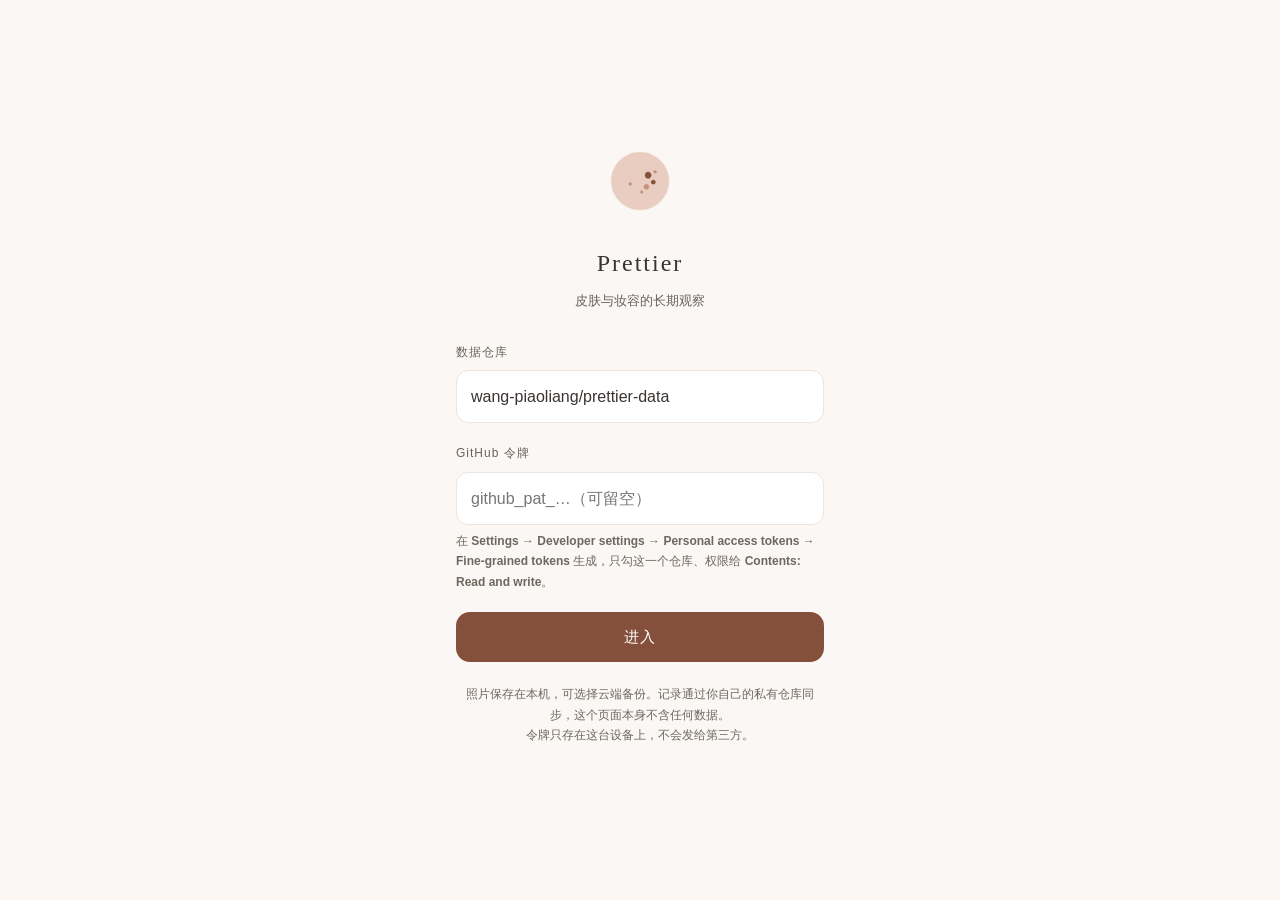
<file: index.html>
<!doctype html>
<html lang="zh-CN" data-theme="light">
<head>
  <meta charset="UTF-8" />
  <meta name="viewport" content="width=device-width, initial-scale=1, viewport-fit=cover" />
  <title>Prettier</title>
  <meta name="color-scheme" content="light dark" />
  <meta name="theme-color" content="#faf7f4" />
  <meta name="apple-mobile-web-app-capable" content="yes" />
  <meta name="apple-mobile-web-app-status-bar-style" content="default" />
  <meta name="apple-mobile-web-app-title" content="Prettier" />
  <link rel="manifest" href="manifest.webmanifest" />
  <link rel="apple-touch-icon" href="icons/apple-touch-icon.png" />
  <link rel="icon" href="icons/icon-192.png" />
  <link rel="stylesheet" href="assets/app.css?v=v91" />
</head>
<body>

  <!-- 口令页 -->
  <section class="gate" id="gate" hidden>
    <div class="logo">
      <img src="icons/icon-192.png" alt="" />
      <h2>Prettier</h2>
      <p class="muted" style="text-align:center;margin:0">皮肤与妆容的长期观察</p>
    </div>
    <form id="gateForm">
      <div class="field">
        <label>数据仓库</label>
        <input type="text" id="gateRepo" autocapitalize="off" autocorrect="off" spellcheck="false"
               placeholder="用户名/仓库名" />
      </div>
      <div class="field">
        <label>GitHub 令牌</label>
        <input type="password" id="gateToken" autocomplete="current-password"
               autocapitalize="off" autocorrect="off" spellcheck="false"
               placeholder="github_pat_…（可留空）" />
        <div class="tiny hint">
          在 <b>Settings → Developer settings → Personal access tokens →
          Fine-grained tokens</b> 生成，只勾这一个仓库、权限给
          <b>Contents: Read and write</b>。
        </div>
      </div>
      <button class="btn" id="gateBtn" type="submit">进入</button>
    </form>
    <p class="tiny" style="margin-top:22px;text-align:center">
      照片保存在本机，可选择云端备份。记录通过你自己的私有仓库同步，这个页面本身不含任何数据。<br />
      令牌只存在这台设备上，不会发给第三方。
    </p>
  </section>

  <!-- 应用 -->
  <div id="app" hidden>
    <header class="appbar">
      <span class="syncdot" id="syncDot"></span>
      <h1>Prettier</h1>
      <span class="spacer"></span>
      <!-- 右侧一律用同一种圆形图标按钮，大小间距一致，
           混着文字胶囊和字符按钮看起来就不像一个正经的标题栏 -->
      <button class="glyphbtn" id="refreshBtn" type="button" aria-label="刷新">↻</button>
      <button class="glyphbtn" id="trendBtn" type="button" aria-label="趋势">◔</button>
      <button class="glyphbtn" id="foldAllBtn" type="button" aria-label="收起全部">⌄</button>
      <button class="glyphbtn" id="settingsBtn" type="button" aria-label="设置">◎</button>
    </header>

    <div id="pending" hidden></div>

    <main>
      <section class="view active" id="view-timeline"></section>
      <section class="view" id="view-trend"></section>
      <section class="view" id="view-compose"></section>
      <section class="view" id="view-products"></section>
      <section class="view" id="view-mainlines"></section>
      <section class="view" id="view-settings"></section>
      <footer class="app-version" id="appVersion"></footer>
    </main>

    <nav class="tabbar">
      <button data-view="timeline" class="active" type="button">
        <span class="glyph">◷</span>时间线
      </button>
      <button data-view="compose" type="button">
        <span class="glyph">＋</span>记一条
      </button>
      <button data-view="mainlines" type="button">
        <span class="glyph">◈</span>主线
      </button>
      <button data-view="products" type="button">
        <span class="glyph">▤</span>产品
      </button>
    </nav>
  </div>

  <!-- 选图：capture 不写死，这样相册和相机都能选 -->
  <input type="file" id="fileInput" accept="image/*" multiple hidden />
  <!-- 拍产品：识别品牌和品名入库 -->
  <input type="file" id="prodInput" accept="image/*" multiple hidden />
  <!-- 给某一件产品补拍：不猜是哪件，直接补到它身上 -->
  <input type="file" id="prodShotInput" accept="image/*" multiple hidden />
  <!-- 病历、单据、成分表：原样存档，不走 AI 识别，也不要求填了 API Key -->
  <input type="file" id="docInput" accept="image/*" multiple hidden />

  <div id="lightbox" hidden>
    <button id="lbClose" type="button" aria-label="关闭">✕</button>
    <button id="lbPrev" type="button" aria-label="上一张">‹</button>
    <img id="lbImg" alt="" />
    <button id="lbNext" type="button" aria-label="下一张">›</button>
    <div id="lbCount"></div>
  </div>
  <div id="queue" hidden></div>
  <div id="toast" hidden></div>

  <script src="assets/version.js?v=v91"></script>
  <script src="assets/photo.js?v=v91"></script>
  <script src="assets/ai.js?v=v91"></script>
  <script src="assets/store.js?v=v91"></script>
  <script src="assets/photos.js?v=v91"></script>
  <script src="assets/compare.js?v=v91"></script>
  <script src="assets/app.js?v=v91"></script>
</body>
</html>
</file>
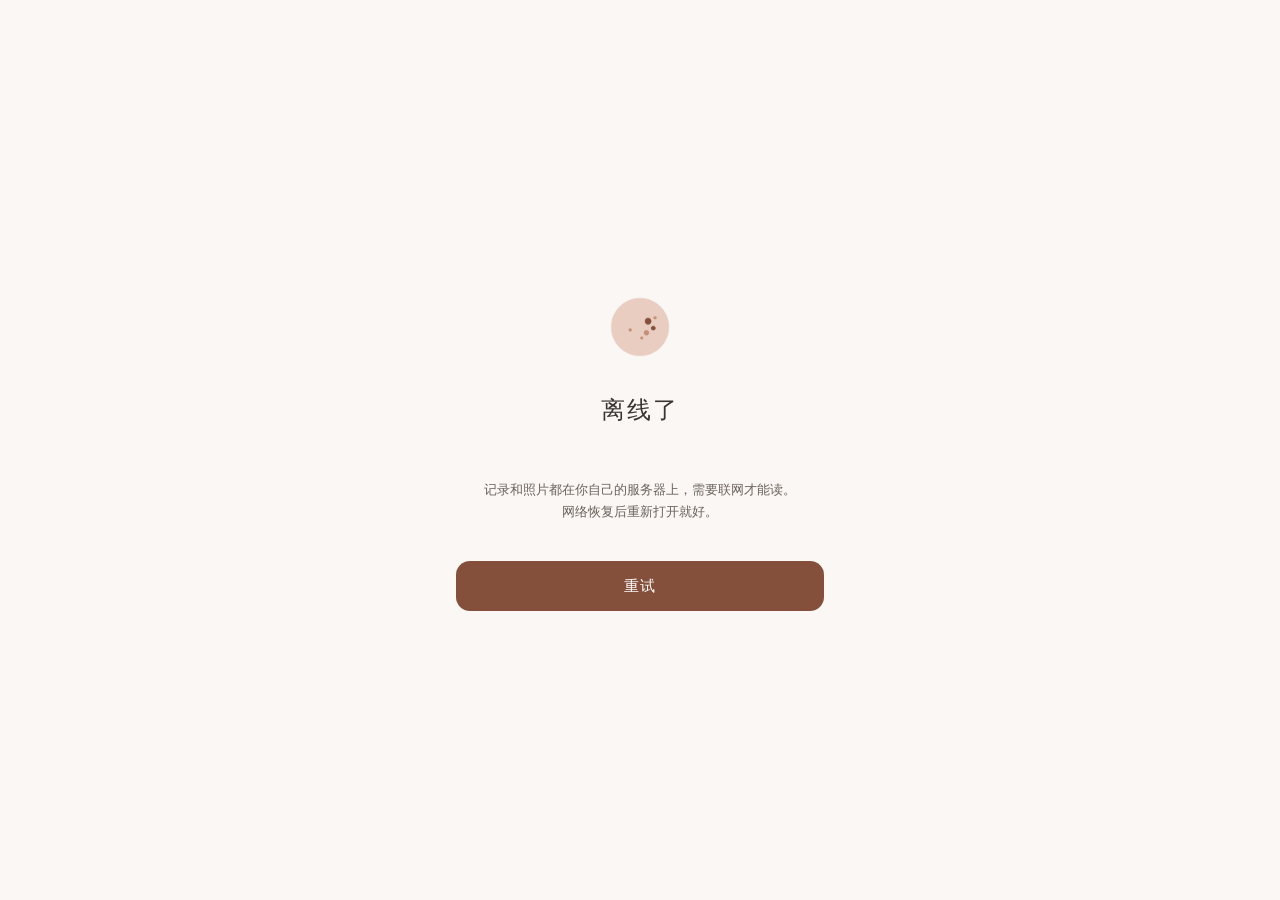
<file: offline.html>
<!doctype html>
<html lang="zh-CN" data-theme="light">
<head>
  <meta charset="UTF-8" />
  <meta name="viewport" content="width=device-width, initial-scale=1, viewport-fit=cover" />
  <title>prettier · 离线</title>
  <meta name="color-scheme" content="light dark" />
  <link rel="stylesheet" href="assets/app.css" />
</head>
<body>
  <div class="gate">
    <div class="logo">
      <img src="icons/icon-192.png" alt="" />
      <h2>离线了</h2>
    </div>
    <p class="muted" style="text-align:center">
      记录和照片都在你自己的服务器上，需要联网才能读。<br />
      网络恢复后重新打开就好。
    </p>
    <button class="btn" style="margin-top:24px" onclick="location.replace('./')">重试</button>
  </div>
</body>
</html>
</file>
<file: assets/app.css>
/* ============================================================
   prettier PWA · 样式
   配色沿用桌面版（skin-journal 那套暖米底 + 陶土色）。
   移动优先：底部标签栏，安全区留白，触摸目标 ≥44px。
   ============================================================ */

:root {
  color-scheme: light dark;

  --bg:         #faf7f4;
  --card:       #ffffff;
  --card-2:     #f6f1ec;
  --line:       #ece5df;
  --line-2:     #cfc4b9;

  --ink:        #3a3532;
  --ink-soft:   #6b625b;
  --ink-faint:  #6f675f;

  --accent:     #c4907a;
  --accent-ink: #85503b;
  --accent-bg:  #f3e3db;

  --good:       #3f6b3d;
  --good-bg:    #e9f2e8;
  --watch:      #8a6212;
  --watch-bg:   #f9f0dd;
  --focus:      #a03f2f;
  --focus-bg:   #f9e8e5;

  --shadow:     0 1px 2px rgba(58, 53, 50, 0.04);
  --shadow-lg:  0 12px 32px rgba(58, 53, 50, 0.10);

  --serif: "Songti SC", "Noto Serif SC", Georgia, serif;
  --sans:  -apple-system, BlinkMacSystemFont, "PingFang SC", "Segoe UI", sans-serif;

  --tabbar-h: 58px;
}

@media (prefers-color-scheme: dark) {
  :root[data-theme="auto"] {
    --bg: #1a1613;  --card: #241f1b;  --card-2: #2d2723;
    --line: #38302a; --line-2: #4a4038;
    --ink: #f0ebe5; --ink-soft: #a89e95; --ink-faint: #9d9289;
    --accent: #dda98f; --accent-ink: #e5b298; --accent-bg: #33251f;
    --good: #8fc98c; --good-bg: #1d2a1c;
    --watch: #e0b45f; --watch-bg: #2e2513;
    --focus: #e8988a; --focus-bg: #33201d;
    --shadow: 0 1px 2px rgba(0,0,0,.3); --shadow-lg: 0 12px 32px rgba(0,0,0,.45);
  }
}
:root[data-theme="dark"] {
  color-scheme: dark;
  --bg: #1a1613;  --card: #241f1b;  --card-2: #2d2723;
  --line: #38302a; --line-2: #4a4038;
  --ink: #f0ebe5; --ink-soft: #a89e95; --ink-faint: #9d9289;
  --accent: #dda98f; --accent-ink: #e5b298; --accent-bg: #33251f;
  --good: #8fc98c; --good-bg: #1d2a1c;
  --watch: #e0b45f; --watch-bg: #2e2513;
  --focus: #e8988a; --focus-bg: #33201d;
  --shadow: 0 1px 2px rgba(0,0,0,.3); --shadow-lg: 0 12px 32px rgba(0,0,0,.45);
}
:root[data-theme="light"] { color-scheme: light; }

/* 切换主题的那一帧关掉过渡：颜色走 CSS 变量，变量一变，
   正在跑的过渡会停在旧主题的值上不再更新。 */
:root.theme-switching *,
:root.theme-switching *::before,
:root.theme-switching *::after { transition: none !important; }

* { box-sizing: border-box; }

/* hidden 属性只靠浏览器默认样式生效，任何作者样式里的 display 都会架空它 */
[hidden] { display: none !important; }

html, body { height: 100%; }

body {
  margin: 0;
  background: var(--bg);
  color: var(--ink);
  font-family: var(--serif);
  line-height: 1.7;
  -webkit-font-smoothing: antialiased;
  -webkit-tap-highlight-color: transparent;
  overscroll-behavior-y: none;
}

button, input, select, textarea { font: inherit; color: inherit; }

/* ---------- 顶栏 ---------- */
.appbar {
  position: sticky;
  top: 0;
  z-index: 10;
  display: flex;
  align-items: center;
  gap: 10px;
  padding: calc(env(safe-area-inset-top) + 12px) 18px 12px;
  background: color-mix(in srgb, var(--bg) 92%, transparent);
  backdrop-filter: saturate(1.3) blur(10px);
  border-bottom: 1px solid var(--line);
}
.appbar h1 {
  margin: 0;
  font-size: 17px;
  font-weight: 500;
  letter-spacing: 3.5px;
  text-transform: uppercase;
  color: var(--accent-ink);
  font-family: var(--sans);
}
.appbar .spacer { flex: 1; }
.iconbtn {
  display: inline-flex;
  align-items: center;
  justify-content: center;
  min-width: 40px;
  height: 34px;
  padding: 0 12px;
  border: 1px solid var(--line);
  border-radius: 20px;
  background: var(--card);
  color: var(--ink-soft);
  font-family: var(--sans);
  font-size: 12px;
  cursor: pointer;
}
.iconbtn:active { background: var(--card-2); }

/* 同步状态 */
.syncdot {
  width: 7px; height: 7px; border-radius: 50%;
  background: var(--good); flex: 0 0 auto;
}
.syncdot.off  { background: var(--line-2); }
.syncdot.busy { background: var(--watch); animation: pulse 1s ease-in-out infinite; }
.syncdot.err  { background: var(--focus); }
@keyframes pulse { 50% { opacity: .3; } }

/* ---------- 主区 ---------- */
main {
  padding: 20px 18px calc(var(--tabbar-h) + env(safe-area-inset-bottom) + 28px);
  max-width: 720px;
  margin: 0 auto;
}
.view { display: none; }
.view.active { display: block; }

/* ---------- 底部标签栏 ---------- */
.tabbar {
  position: fixed;
  left: 0; right: 0; bottom: 0;
  z-index: 20;
  display: grid;
  grid-template-columns: repeat(4, 1fr);
  padding-bottom: env(safe-area-inset-bottom);
  background: color-mix(in srgb, var(--bg) 94%, transparent);
  backdrop-filter: saturate(1.3) blur(12px);
  border-top: 1px solid var(--line);
}
.tabbar button {
  height: var(--tabbar-h);
  border: none;
  background: none;
  color: var(--ink-faint);
  font-family: var(--sans);
  font-size: 11px;
  letter-spacing: .5px;
  cursor: pointer;
  display: flex;
  flex-direction: column;
  align-items: center;
  justify-content: center;
  gap: 3px;
}
.tabbar button .glyph { font-size: 17px; line-height: 1; }
.tabbar button.active { color: var(--accent-ink); }

/* ---------- 通用块 ---------- */
.card {
  padding: 18px 20px;
  border: 1px solid var(--line);
  border-radius: 14px;
  background: var(--card);
  box-shadow: var(--shadow);
}
.section-title {
  margin: 30px 0 14px;
  text-align: center;
  font-family: var(--sans);
  font-size: 12px;
  font-weight: 500;
  letter-spacing: 3px;
  color: var(--ink-soft);
}
.section-title::before, .section-title::after { content: "·"; margin: 0 10px; color: var(--accent); }
.section-title:first-child { margin-top: 4px; }

.muted { color: var(--ink-soft); font-family: var(--sans); font-size: 13px; }
.tiny  { color: var(--ink-faint); font-family: var(--sans); font-size: 12px; }

.pill {
  display: inline-block;
  padding: 3px 11px;
  border-radius: 20px;
  background: var(--card-2);
  color: var(--ink-soft);
  font-family: var(--sans);
  font-size: 11px;
  line-height: 1.6;
  white-space: nowrap;
}
.pill.accent { background: var(--accent-bg); color: var(--accent-ink); }
.pill.good   { background: var(--good-bg);   color: var(--good); }
.pill.ok     { background: var(--watch-bg);  color: var(--watch); }
.pill.watch  { background: var(--focus-bg);  color: var(--focus); }
.meta { display: flex; flex-wrap: wrap; gap: 6px; }

/* ---------- 记录卡 ---------- */
.entry {
  border: 1px solid var(--line);
  border-radius: 14px;
  background: var(--card);
  box-shadow: var(--shadow);
  margin-bottom: 16px;
  overflow: hidden;
}
.entry-photos {
  display: grid;
  gap: 2px;
  background: var(--line);
}
.entry-photos.n1 { grid-template-columns: 1fr; }
.entry-photos.n2 { grid-template-columns: 1fr 1fr; }
.entry-photos.n3, .entry-photos.n4 { grid-template-columns: 1fr 1fr; }
.entry-photos img {
  width: 100%;
  aspect-ratio: 3 / 4;
  object-fit: cover;
  display: block;
  background: var(--card-2);
  cursor: zoom-in;
}
.entry-photos.n1 img { aspect-ratio: 4 / 3; }
.entry-body { padding: 16px 18px 18px; }
.entry-head {
  display: flex;
  align-items: center;
  gap: 10px;
  flex-wrap: wrap;
  padding-bottom: 12px;
  border-bottom: 1px dashed var(--line);
  margin-bottom: 12px;
}
.entry-date {
  font-family: var(--sans);
  font-size: 13px;
  letter-spacing: 1.5px;
  color: var(--accent-ink);
}

/* ---------- 评分圆点 ---------- */
.scores { display: grid; grid-template-columns: 1fr 1fr; gap: 8px 18px; margin: 14px 0; }
.score {
  display: flex; align-items: baseline; gap: 8px;
  font-family: var(--sans); font-size: 13px; color: var(--ink-soft);
}
.dots { letter-spacing: 3px; font-size: 12px; margin-left: auto; color: var(--accent); }
.dots .off { color: var(--line-2); }
.dots.lv-low { color: var(--focus); }
.dots.lv-mid { color: var(--watch); }
.dots.lv-high { color: var(--good); }

/* ---------- 分区 ---------- */
.zones { display: grid; gap: 2px; }
.zone { padding: 9px 0; border-top: 1px solid var(--line); }
.zone:first-child { border-top: none; }
.zone-name {
  color: var(--accent-ink);
  font-family: var(--sans);
  font-size: 12px;
  letter-spacing: 1px;
  margin-bottom: 2px;
}
.zone-text { color: var(--ink-soft); font-size: 14px; line-height: 1.8; }

.note {
  white-space: pre-wrap;   /* 你敲的换行要留着 */
  margin-top: 14px;
  padding-top: 11px;
  border-top: 1px dashed var(--line);
  color: var(--ink-soft);
  font-family: var(--sans);
  font-size: 12.5px;
  line-height: 1.85;
}

/* ---------- 表单 ---------- */
.field { margin-bottom: 20px; }
.field > label {
  display: block;
  margin-bottom: 8px;
  font-family: var(--sans);
  font-size: 12px;
  letter-spacing: 1px;
  color: var(--ink-soft);
}
.field .hint { margin-top: 6px; }

input[type="date"], input[type="text"], input[type="password"], textarea, select {
  width: 100%;
  padding: 12px 14px;
  border: 1px solid var(--line);
  border-radius: 12px;
  background: var(--card);
  font-family: var(--sans);
  font-size: 16px;      /* iOS 低于 16px 会自动放大页面 */
  -webkit-appearance: none;
  appearance: none;
}
textarea { min-height: 96px; resize: vertical; line-height: 1.7; }
input:not([type="range"]):focus, textarea:focus, select:focus {
  outline: 2px solid var(--accent);
  outline-offset: -1px;
  border-color: transparent;
}

/* 分段选择 */
.segmented { display: flex; gap: 6px; flex-wrap: wrap; }
.segmented button {
  flex: 1 1 auto;
  min-height: 44px;
  padding: 0 14px;
  border: 1px solid var(--line);
  border-radius: 12px;
  background: var(--card);
  color: var(--ink-soft);
  font-family: var(--sans);
  font-size: 14px;
  cursor: pointer;
}
.segmented button.on {
  background: var(--accent-bg);
  border-color: transparent;
  color: var(--accent-ink);
}

/* 打分：可点的圆点 */
.rate { display: flex; align-items: center; gap: 14px; padding: 6px 0; }
.rate .name { font-family: var(--sans); font-size: 14px; color: var(--ink-soft); min-width: 68px; }
.rate .stars { display: flex; gap: 4px; margin-left: auto; }
.rate .stars button {
  width: 34px; height: 34px;
  border: none; background: none; cursor: pointer;
  font-size: 17px; line-height: 1; padding: 0;
  color: var(--line-2);
}
.rate .stars button.on { color: var(--accent); }
.rate .clear {
  border: none; background: none; cursor: pointer;
  color: var(--ink-faint); font-family: var(--sans); font-size: 12px;
}

/* 照片选择 */
.picker {
  display: grid;
  grid-template-columns: repeat(auto-fill, minmax(96px, 1fr));
  gap: 8px;
}
.picker .slot {
  position: relative;
  aspect-ratio: 3 / 4;
  border-radius: 12px;
  overflow: hidden;
  background: var(--card-2);
  border: 1px solid var(--line);
}
.picker .slot img { width: 100%; height: 100%; object-fit: cover; display: block; }
.picker .slot .del {
  position: absolute; top: 5px; right: 5px;
  width: 26px; height: 26px; border-radius: 50%;
  border: none; background: rgba(26,22,19,.62); color: #fff;
  font-size: 15px; line-height: 1; cursor: pointer;
}
.picker .add {
  display: flex; flex-direction: column; align-items: center; justify-content: center;
  gap: 6px;
  aspect-ratio: 3 / 4;
  border: 1px dashed var(--line-2);
  border-radius: 12px;
  background: none;
  color: var(--ink-soft);
  font-family: var(--sans);
  font-size: 12px;
  cursor: pointer;
}
.picker .add .glyph { font-size: 22px; }

/* 按钮 */
.btn {
  display: block;
  width: 100%;
  min-height: 50px;
  border: none;
  border-radius: 14px;
  background: var(--accent-ink);
  color: #fff;
  font-family: var(--sans);
  font-size: 15px;
  letter-spacing: 1px;
  cursor: pointer;
}
.btn:disabled { opacity: .45; }
.btn.ghost {
  background: none;
  border: 1px solid var(--line);
  color: var(--ink-soft);
}
.btn + .btn { margin-top: 10px; }

/* ---------- 空态 ---------- */
.empty {
  padding: 40px 22px;
  border: 1px dashed var(--line-2);
  border-radius: 14px;
  text-align: center;
  color: var(--ink-soft);
  font-family: var(--sans);
  font-size: 13px;
  line-height: 1.9;
}
.empty strong {
  display: block; font-family: var(--serif); font-size: 16px;
  font-weight: 500; color: var(--ink); margin-bottom: 8px;
}

/* ---------- 图表 ---------- */
.chart { width: 100%; height: 170px; display: block; }

/* ---------- 主线卡 ---------- */
.mainline { margin-bottom: 12px; }
.mainline h3 { margin: 0 0 6px; font-size: 16px; font-weight: 600; }
.mainline .body { color: var(--ink-soft); font-size: 13.5px; line-height: 1.8; white-space: pre-wrap; }
.mainline .next {
  margin-top: 10px; padding-top: 10px;
  border-top: 1px dashed var(--line);
  color: var(--ink-soft); font-family: var(--sans); font-size: 12.5px;
  line-height: 1.85; white-space: pre-wrap;
}

/* ---------- 登录 ---------- */
.gate {
  min-height: 100dvh;
  display: flex; flex-direction: column; justify-content: center;
  padding: 32px 26px calc(env(safe-area-inset-bottom) + 32px);
  max-width: 420px; margin: 0 auto;
}
.gate .logo { text-align: center; margin-bottom: 30px; }
.gate .logo img { width: 76px; height: 76px; border-radius: 20px; }
.gate h2 { margin: 16px 0 6px; font-size: 24px; font-weight: 500; letter-spacing: 2px; text-align: center; }

/* ---------- 灯箱 ---------- */
#lightbox {
  position: fixed; inset: 0; z-index: 100;
  display: flex; align-items: center; justify-content: center;
  padding: 16px;
  background: rgba(26,22,19,.92);
  cursor: zoom-out;
}
#lightbox img { max-width: 100%; max-height: 100%; border-radius: 10px; }

/* ---------- 提示条 ---------- */
#toast {
  position: fixed;
  left: 50%; transform: translateX(-50%);
  bottom: calc(var(--tabbar-h) + env(safe-area-inset-bottom) + var(--queue-h, 0px) + 18px);
  z-index: 90; pointer-events: none;
  max-width: calc(100vw - 36px);
  padding: 11px 18px;
  border-radius: 22px;
  background: var(--ink);
  color: var(--bg);
  font-family: var(--sans);
  font-size: 13px;
  box-shadow: var(--shadow-lg);
}
#toast.err { background: var(--focus); color: #fff; }
/* GitHub 原话是多行的，不换行就只能看到第一句 */
#toast { white-space: pre-line; overflow-wrap: anywhere; }
#diagOut { white-space: pre-line; line-height: 1.65; }

/* ---------- 上传进度 ---------- */
.progress {
  height: 3px;
  border-radius: 2px;
  background: var(--line);
  overflow: hidden;
  margin-top: 10px;
}
.progress i { display: block; height: 100%; background: var(--accent); width: 0; transition: width .25s ease; }

@media (min-width: 640px) {
  .scores { grid-template-columns: repeat(4, 1fr); }
  .entry-photos.n2 { grid-template-columns: 1fr 1fr; }
}


/* ---------- 照片折叠 ---------- */
.entry-photos .ph {
  position: relative;
  padding: 0; border: none; background: var(--card-2);
  cursor: zoom-in; display: block;
}
.entry-photos .ph img { width: 100%; height: 100%; object-fit: cover; display: block; }
/* 「还有几张」做成右下角小角标，不要盖住整张照片 */
.entry-photos .more-chip {
  position: absolute; right: 7px; bottom: 7px;
  padding: 2px 9px; border-radius: 12px;
  background: rgba(26, 22, 19, .62); color: #fff;
  font-family: var(--sans); font-size: 12px;
}

/* ---------- 灯箱 ---------- */
#lightbox { flex-direction: row; }
#lightbox #lbImg { max-width: 100%; max-height: 100%; border-radius: 10px; transition: opacity .15s; }
#lightbox button {
  position: absolute; z-index: 2;
  border: none; background: rgba(255, 255, 255, .12); color: #fff;
  width: 44px; height: 44px; border-radius: 50%;
  font-size: 22px; line-height: 1; cursor: pointer;
}
#lbPrev { left: 10px; top: 50%; transform: translateY(-50%); }
#lbNext { right: 10px; top: 50%; transform: translateY(-50%); }
#lbClose { top: calc(env(safe-area-inset-top) + 12px); right: 12px; font-size: 17px; }
#lbCount {
  position: absolute; bottom: calc(env(safe-area-inset-bottom) + 18px); left: 50%;
  transform: translateX(-50%);
  color: rgba(255, 255, 255, .8); font-family: var(--sans); font-size: 13px;
  letter-spacing: 1px;
}

/* ---------- 主线折叠 ---------- */
.ml-head {
  display: flex; align-items: center; gap: 10px; width: 100%;
  padding: 0; border: none; background: none; cursor: pointer; text-align: left;
}
.ml-title { font-size: 16px; font-weight: 600; color: var(--ink); }
.ml-caret {
  margin-left: auto; color: var(--ink-faint); font-size: 13px;
  transition: transform .18s ease;
}
.ml-head.open .ml-caret { transform: rotate(180deg); }
.ml-body { padding-top: 12px; }

/* ---------- 产品 ---------- */
.products { margin: 12px 0 0; padding-top: 10px; border-top: 1px dashed var(--line); }
.prow {
  display: grid; grid-template-columns: 40px minmax(0, 1fr);
  gap: 10px; align-items: baseline; padding: 3px 0;
}
.prow b {
  font-family: var(--sans); font-size: 11px; font-weight: 500;
  color: var(--accent-ink); letter-spacing: 1px;
}
.prow span { color: var(--ink-soft); font-family: var(--sans); font-size: 13px; line-height: 1.7; }
.prod-edit .prow { grid-template-columns: 40px minmax(0, 1fr); gap: 10px; padding: 5px 0; }
.prod-edit input { font-size: 16px; }


/* 页脚版本号：用来一眼确认设备加载到第几版（排查 Service Worker 缓存） */
.app-version {
  text-align: center; padding: 20px 0 4px;
  color: var(--ink-faint); font-family: var(--sans);
  font-size: 11px; letter-spacing: .5px; opacity: .6;
}

/* ---------- 产品库 ---------- */
/* 产品库：整组一张卡，条目之间用细线分隔，不做成一堆浮着的小卡片 */
.cat-head {
  display: flex; align-items: baseline; gap: 8px;
  margin: 24px 2px 10px;
  font-family: var(--sans); font-size: 12px; letter-spacing: 2px;
  color: var(--accent-ink);
}
.cat-head span {
  color: var(--ink-faint); letter-spacing: 0; font-size: 11px;
}
.prod-list {
  border: 1px solid var(--line); border-radius: 14px;
  background: var(--card); box-shadow: var(--shadow); overflow: hidden;
}
.prod-list.dim { opacity: .58; }
.prod-card {
  display: flex; align-items: center; gap: 12px;
  padding: 13px 16px;
  border-top: 1px solid var(--line);
}
.prod-list .prod-card:first-child { border-top: none; }
.prod-card .pc-main { flex: 1; min-width: 0; cursor: pointer; }
.prod-card .nm { font-size: 15px; line-height: 1.45; }
.prod-card .sub {
  color: var(--ink-faint); font-family: var(--sans); font-size: 12px; margin-top: 1px;
}
.prod-card .act { display: flex; gap: 4px; flex: 0 0 auto; }
.prod-card .act button {
  border: none; background: none; cursor: pointer;
  color: var(--ink-faint); font-family: var(--sans); font-size: 12px;
  padding: 6px 8px; border-radius: 8px;
}
.prod-card .act button:active { background: var(--card-2); }
.prod-card .act button[data-del] { color: var(--focus); }


/* ---------- 按天分组 ---------- */
.day { margin-bottom: 34px; }
.day-head {
  display: flex; align-items: baseline; gap: 10px; width: 100%;
  padding: 0 2px 10px;
  border: none; border-bottom: 1px solid var(--line);
  background: none; cursor: pointer; text-align: left;
  margin-bottom: 14px;
}
.day-head .ml-caret { margin-left: 0; }
.day.closed .ml-caret { transform: rotate(-90deg); }
.day.closed .day-head { margin-bottom: 0; }
.day-date {
  font-family: var(--sans); font-size: 16px; font-weight: 500;
  letter-spacing: 1.5px; color: var(--accent-ink);
}
.day-week { color: var(--ink-faint); font-family: var(--sans); font-size: 12px; }
.day-count {
  margin-left: auto; color: var(--ink-faint);
  font-family: var(--sans); font-size: 12px;
}
/* 同一天里的第二次及之后，缩进一点，看得出是同一天的连续记录 */
.day .entry + .entry { margin-top: -4px; }
.entry-time {
  font-family: var(--sans); font-size: 14px; letter-spacing: 1px;
  color: var(--ink-soft);
}


/* ---------- 折叠更多 ---------- */
.more-toggle {
  display: flex; align-items: center; width: 100%;
  margin-top: 24px; padding: 14px 2px;
  border: none; border-top: 1px solid var(--line); background: none;
  color: var(--ink-soft); font-family: var(--sans); font-size: 13px;
  cursor: pointer; text-align: left;
}
.more-toggle .ml-caret { margin-left: auto; }
.more-toggle.open .ml-caret { transform: rotate(180deg); }
#moreBox { padding-top: 16px; }

/* ---------- 照片排序 ---------- */
.picker .slot .badge {
  position: absolute; top: 5px; left: 5px;
  padding: 1px 7px; border-radius: 10px;
  background: var(--accent-ink); color: #fff;
  font-family: var(--sans); font-size: 10px;
}

/* ---------- 记录操作 ---------- */
/* 编辑/删除：小图标，贴在卡片右下，平时几乎看不见 */
.entry-act {
  display: flex; gap: 2px; justify-content: flex-end;
  margin-top: 8px;
}
.entry-act button {
  width: 30px; height: 30px; padding: 0;
  border: none; background: none; cursor: pointer;
  color: var(--ink-faint); font-size: 14px; line-height: 1;
  border-radius: 8px; opacity: .5;
}
.entry-act button:active { background: var(--card-2); opacity: 1; }

/* ---------- 上传队列 ---------- */
#queue {
  position: fixed; left: 12px; right: 12px;
  bottom: calc(var(--tabbar-h) + env(safe-area-inset-bottom) + 12px);
  z-index: 60; display: grid; grid-template-columns: minmax(0, 1fr); gap: 6px;
  min-width: 0; max-height: 50vh; max-height: 50dvh;
  overflow-y: auto; overscroll-behavior: contain; -webkit-overflow-scrolling: touch;
}
.qrow {
  display: flex; align-items: center; flex-wrap: wrap; gap: 9px;
  min-width: 0; max-width: 100%;
  padding: 10px 14px; border-radius: 12px;
  background: var(--ink); color: var(--bg);
  font-family: var(--sans); font-size: 12.5px;
  box-shadow: var(--shadow-lg);
}
.qrow.err { background: var(--focus); color: #fff; }
.qrow .qtxt { flex: 1; min-width: 0; overflow-wrap: anywhere; white-space: pre-wrap; }
.qrow.err .qtxt { flex-basis: 100%; }
.qactions { display: flex; flex: 0 0 auto; gap: 8px; margin-left: auto; }
.qactions button { min-width: 64px; min-height: 44px; flex: 0 0 auto; white-space: nowrap; touch-action: manipulation; }
.qrow button {
  border: none; background: rgba(255,255,255,.18); color: inherit;
  border-radius: 8px; padding: 4px 10px; font-size: 12px; cursor: pointer;
}
.spin {
  width: 12px; height: 12px; flex: 0 0 auto;
  border: 2px solid currentColor; border-right-color: transparent;
  border-radius: 50%; animation: spin .7s linear infinite;
}
@keyframes spin { to { transform: rotate(360deg); } }


/* 时间线顶部：计数 + 一键折叠 */
.tl-bar {
  display: flex; align-items: center; gap: 10px;
  padding: 2px 2px 16px;
}
.tl-bar button {
  margin-left: auto; border: 1px solid var(--line); border-radius: 20px;
  background: var(--card); color: var(--ink-soft);
  font-family: var(--sans); font-size: 12px; padding: 5px 13px; cursor: pointer;
}
/* 第二个按钮紧挨着第一个：margin-left:auto 会把两个按钮推开分居两端 */
.tl-bar button + button { margin-left: 0; }
.tl-bar button.icon-add {
  width: 30px; height: 30px; padding: 0; line-height: 1;
  display: flex; align-items: center; justify-content: center;
  font-size: 16px; color: var(--accent-ink);
}


/* ---------- 设置 ---------- */
.key-row { display: flex; gap: 8px; }
.key-row input { flex: 1; min-width: 0; }
.key-row button {
  flex: 0 0 auto; padding: 0 14px;
  border: 1px solid var(--line); border-radius: 12px;
  background: var(--card); color: var(--ink-soft);
  font-family: var(--sans); font-size: 13px; cursor: pointer;
}
.kv-line {
  display: flex; align-items: baseline; gap: 12px;
  font-family: var(--sans); font-size: 13px;
}
.kv-line b {
  font-weight: 500; font-size: 12px; letter-spacing: 1px; color: var(--accent-ink);
}
.kv-line span { color: var(--ink-soft); word-break: break-all; }


/* ---------- 长按拖拽排序 ---------- */
.picker .slot { transition: transform .14s ease, opacity .14s ease; }
.picker.dragmode { touch-action: none; }
.picker.dragmode .slot:not(.dragging) { opacity: .55; }
.picker .slot.dragging {
  transform: scale(1.06);
  box-shadow: 0 10px 24px rgba(26, 22, 19, .3);
  z-index: 2;
}
.drag-tip { grid-column: 1 / -1; text-align: center; margin-top: 2px; }


/* 设置：和底部 tab 图标同一种气质，淡、无边框 */
.glyphbtn {
  display: inline-flex; align-items: center; justify-content: center;
  width: 34px; height: 34px; padding: 0;
  border: none; background: none; cursor: pointer;
  color: var(--ink-faint); font-size: 17px; line-height: 1;
  border-radius: 50%;
}
.glyphbtn:active { background: var(--card-2); }

/* ② 时段和时刻同一行、同一字体 */
.entry-time .slot-name { margin-right: 6px; }

/* ① 编辑/删除挪到头部右侧 */
.entry-head .entry-act { margin-left: auto; margin-top: 0; align-items: center; }

/* ③ 每天的小结 */
/* 每日小结是给自己看的一句话，不是横幅。
   去掉底色和色条，只用一条细竖线和小字，安静地待在那儿。 */
.day-note {
  margin: 0 2px 12px;
  padding: 2px 0 2px 10px;
  border-left: 1px solid var(--line);
  background: none;
  color: var(--ink-faint);
  font-family: var(--sans); font-size: 12.5px; line-height: 1.75;
  white-space: pre-wrap;
}
.day-note-btn {
  margin: 0 2px 14px; padding: 0;
  border: none; background: none; cursor: pointer;
  color: var(--ink-faint); font-family: var(--sans); font-size: 12px;
}

/* ⑦ 日期 + 时间两个输入框并排，各自可直接改 */
.dt-row { display: flex; gap: 8px; }
.dt-row input[type="date"] { flex: 1.35; }
.dt-row input[type="time"] { flex: 1; }

/* ⑨ 备注框矮一点，保存按钮不用下滑 */
textarea { min-height: 64px; }

/* ⑩ 产品：分类标题大一点，产品名小一点 */
.cat-head { font-size: 14px; letter-spacing: 1.5px; cursor: pointer; }
.cat-head .ml-caret { margin-left: auto; }
.cat-head.closed .ml-caret { transform: rotate(-90deg); }
/* 产品名单行，太长就省略 —— 换行会把整列撑乱 */
.prod-card .nm {
  font-size: 14px;
  white-space: nowrap; overflow: hidden; text-overflow: ellipsis;
}
.prod-card .sub { white-space: nowrap; overflow: hidden; text-overflow: ellipsis; }
.prod-card .sub { font-size: 11.5px; }

/* ⑫ 产品评分与评论 */
.prod-card { flex-wrap: wrap; }
.prod-score {
  font-family: var(--sans); font-size: 12px; color: var(--accent-ink);
  flex: 0 0 auto; margin-right: 4px;
}
.prod-reviews {
  flex: 1 0 100%; margin-top: 8px; padding-top: 8px;
  border-top: 1px dashed var(--line);
}
.prod-review { display: flex; flex-wrap: wrap; align-items: baseline; gap: 10px; padding: 5px 0; }
.prod-review b {
  font-family: var(--sans); font-size: 11px; font-weight: 400;
  color: var(--ink-faint); flex: 0 0 auto;
}
.prod-review span { color: var(--ink-soft); font-size: 13px; line-height: 1.65; }


/* ---------- 记录详情折叠 ---------- */
.detail-toggle {
  display: flex; align-items: center; gap: 4px;
  margin-top: 10px; padding: 4px 0;
  border: none; background: none; cursor: pointer;
  color: var(--ink-faint); font-family: var(--sans); font-size: 12px;
}
.detail-toggle.open .ml-caret { transform: rotate(180deg); }
.entry-detail { padding-top: 4px; }

/* ---------- 页内编辑（不弹窗） ---------- */
.inline-edit {
  flex: 1 0 100%;
  margin-top: 10px; padding: 12px;
  border: 1px solid var(--line); border-radius: 12px;
  background: var(--card-2);
}
/* ⚠️ 所有能获得焦点的输入框都必须 ≥16px。
   iOS 对小于 16px 的输入框会在聚焦时自动放大整个页面，
   放大之后页面就能左右滑，看起来像布局坏了。
   想让它显得小，用行高和内边距收，不要动字号。 */
.inline-edit textarea {
  width: 100%; min-height: 54px; background: var(--card);
  font-family: var(--sans); font-size: 16px; line-height: 1.55;
  padding: 9px 11px;
}
.inline-edit input { font-size: 16px; }
/* 全局的输入框内边距（12/14px、圆角 12）是按登录表单那种整页表单调的，
   搬进页内编辑面板就太笨重 —— 旁边的标签和标签胶囊只有 12px，
   一个 55px 高的输入框摆在中间像另一个 App 的控件。
   字号不能跟着收（见上面那条 iOS 的警告），所以只收内边距和圆角。 */
.inline-edit input,
.inline-edit select { padding: 8px 11px; border-radius: 10px; }
.ie-act { display: flex; gap: 8px; justify-content: flex-end; margin-top: 10px; }
.ie-act button {
  border: none; border-radius: 9px; padding: 7px 14px; cursor: pointer;
  font-family: var(--sans); font-size: 12.5px;
}
.ie-cancel { background: none; color: var(--ink-faint); }
.ie-ok { background: var(--accent-ink); color: #fff; }

/* 评分滑块 */
.score-row { display: flex; align-items: center; gap: 12px; margin-bottom: 10px; }
.score-val {
  font-family: var(--sans); font-size: 15px; color: var(--accent-ink);
  min-width: 38px;
}
.score-clear { flex: 0 0 auto; padding: 8px; border: 0; background: none; font-size: 12px; color: var(--ink-3); }
.score-row input[type="range"] {
  flex: 1; min-width: 0; width: 0; -webkit-appearance: none; appearance: none;
  height: 44px; padding: 0; margin: 0; border: 0; border-radius: 0;
  background: transparent; outline: none; cursor: pointer;
}
.score-row input[type="range"]::-webkit-slider-runnable-track {
  height: 6px; border: 0; border-radius: 3px; background: var(--line-2);
}
.score-row input[type="range"]::-webkit-slider-thumb {
  -webkit-appearance: none; width: 24px; height: 24px; margin-top: -9px;
  border: 0; border-radius: 50%; background: var(--accent-ink); cursor: pointer;
}
.score-row input[type="range"]::-moz-range-track {
  height: 6px; border: 0; border-radius: 3px; background: var(--line-2);
}
.score-row input[type="range"]::-moz-range-progress { height: 6px; background: var(--line-2); }
.score-row input[type="range"]::-moz-range-thumb {
  width: 24px; height: 24px; border: 0; border-radius: 50%; background: var(--accent-ink);
}
.score-row input[type="range"]:focus-visible::-webkit-slider-thumb { box-shadow: 0 0 0 3px var(--accent-bg); }
.score-row input[type="range"]:focus-visible::-moz-range-thumb { box-shadow: 0 0 0 3px var(--accent-bg); }

/* 产品详情 */
.prod-detail {
  flex: 1 0 100%; margin-top: 10px; padding-top: 10px;
  border-top: 1px dashed var(--line);
}
.pd-row {
  display: flex; align-items: center; gap: 8px; padding: 3px 0;
}
.pd-row span {
  flex: 0 0 66px; font-family: var(--sans); font-size: 11.5px; color: var(--ink-faint);
}
/* ⚠️ 字号必须 ≥16px，iOS 会对更小的输入框自动放大整页。
   要让它显得轻，只能压内边距和高度，不能压字号。 */
.pd-row input {
  flex: 1; min-width: 0; padding: 4px 9px; border-radius: 8px;
  border: 1px solid var(--line); background: var(--card);
  font-family: var(--sans); font-size: 16px; line-height: 1.25;
}
.pd-row i { font-style: normal; font-family: var(--sans); font-size: 12px; color: var(--ink-faint); }
.pd-hist { margin-top: 12px; padding-top: 10px; border-top: 1px dashed var(--line); }
.pd-hist > b {
  display: block; margin-bottom: 6px;
  font-family: var(--sans); font-size: 11px; font-weight: 500;
  letter-spacing: 1px; color: var(--accent-ink);
}
.prod-score i { font-style: normal; font-size: 11px; opacity: .6; }

/* 全成分表：整段照抄进来的，换行必须留住 ——
   官网复制下来的顺序本身是信息（含量从高到低），重排就读不出来了。
   长英文成分名要能断行，否则一个 Butyrospermum Parkii 就把卡片撑出屏幕。 */
.inci-text {
  margin-top: 2px;
  font-family: var(--sans); font-size: 12px; line-height: 1.65;
  color: var(--ink-faint);
  white-space: pre-wrap; overflow-wrap: anywhere;
}

/* 时间线顶栏：只留一个动作，不再堆文字 */
.tl-bar { justify-content: flex-end; padding-bottom: 12px; }


/* 拖拽时锁住页面滚动 */
body.no-scroll { overflow: hidden; touch-action: none; }

/* iOS 长按图片会被系统接管（弹出分享/拖拽），必须全部关掉，
   否则自定义的长按拖拽永远拿不到干净的手势 */
.picker .slot,
.picker .slot img {
  -webkit-touch-callout: none;
  -webkit-user-select: none;
  user-select: none;
  -webkit-user-drag: none;
}
.picker { touch-action: pan-y; }
.picker.dragmode { touch-action: none; }

/* 详情开关：只留一个小箭头，不写字 */
/* 展开箭头：和卡片内容左对齐，不居中也不占一整行的视觉重量 */
.detail-toggle {
  justify-content: flex-start; width: auto;
  margin: 8px 0 0; padding: 2px 6px 2px 0;
  font-size: 12px; color: var(--line-2);
}
.detail-toggle .ml-caret { transition: transform .18s ease; }

/* 产品详情：只读态 */
.pd-read { position: relative; padding-right: 30px; }
.pd-row.read { padding: 2px 0; line-height: 1.5; }
/* ⚠️ 只读文字保持小字号，不要跟着输入框走。
   16px 那条限制【只针对能聚焦的 input】—— iOS 是对小于 16px 的
   输入框在聚焦时放大整页，只读的展示文字没有这个问题。
   曾经为了「和输入框对齐」把这里提到 16px，结果整个产品详情
   都变得又大又散 —— 这是用户反复指出过的问题，别再犯。 */
.pd-row.read b {
  font-family: var(--sans); font-size: 13px; font-weight: 400; color: var(--ink-soft);
}
.pd-edit {
  position: absolute; top: 0; right: 0;
  width: 26px; height: 26px; padding: 0;
  border: none; background: none; cursor: pointer;
  color: var(--ink-faint); font-size: 13px; opacity: .6;
}
.pd-edit-form { padding-top: 4px; }


/* ---------- 体重 ---------- */
.w-now { display: flex; align-items: baseline; gap: 8px; margin-bottom: 10px; }
.w-kg {
  font-family: var(--sans); font-size: 26px; letter-spacing: -.5px; color: var(--ink);
}
.w-kg i { font-style: normal; font-size: 13px; margin-left: 3px; color: var(--ink-faint); }
.w-chart { width: 100%; height: 90px; display: block; margin: 4px 0 10px; }
.w-list { border-top: 1px dashed var(--line); padding-top: 6px; }
.w-row {
  display: flex; align-items: baseline; gap: 10px; padding: 4px 0;
  font-family: var(--sans); font-size: 13px;
}
.w-row b { font-weight: 400; color: var(--ink-faint); font-size: 12px; flex: 0 0 76px; }
.w-row span { color: var(--ink-soft); }
.w-row i { font-style: normal; color: var(--ink-faint); font-size: 12px; }
.w-form { display: flex; gap: 8px; }
.w-form input { flex: 1; min-width: 0; }
/* 这一行里只有一个日期时，别把它拉成通栏。
   日期是定长的东西，撑满整行就成了一条横幅 —— 加上 iOS 默认把日期居中显示，
   看起来像个标题而不是一个输入框。体重和购买记录那两处日期是和别的字段共用一行的，
   :only-child 不会碰到它们。 */
.w-form input[type="date"]:only-child { flex: 0 0 auto; width: auto; }
/* iOS 上 input[type=date] 的值默认居中，和其它左对齐的字段对不齐 */
input[type="date"]::-webkit-date-and-time-value { text-align: left; }


/* 兜底：页面永远不横向滚动。
   ⚠️ 必须用 clip 不能用 hidden —— overflow-x: hidden 会把祖先变成滚动容器，
   直接废掉子元素的 position: sticky（日期栏就是这么不吸顶的）。
   clip 只裁剪、不产生滚动容器，sticky 照常工作。 */
html, body { max-width: 100%; overflow-x: clip; }
.inline-edit, .prod-detail { max-width: 100%; }


/* 素颜照的遮挡层 */
/* 素颜遮挡：一条窄条就够，不要占掉半屏 */
/* 「收起」和右侧的删除/编辑并排，统一成同一种气质 */
.hide-btn {
  height: 30px; padding: 0 8px;
  border: none; background: none; cursor: pointer;
  color: var(--ink-faint); font-family: var(--sans); font-size: 12px;
  border-radius: 8px; opacity: .55;
}
.hide-btn:active { background: var(--card-2); opacity: 1; }


/* 点 +N 之后平铺：三列小图，不再是两张大图 */
.entry-photos.grid { grid-template-columns: repeat(3, 1fr); }
.entry-photos.grid img { aspect-ratio: 1 / 1; }

/* 日期那一栏吸顶，往下滑时始终知道在看哪一天 */
.day-head {
  position: sticky;
  /* 用顶栏的实测高度，别写死。
     写死 54px 在有灵动岛的机器上会让日期栏粘到顶栏【底下】，
     被盖住的那半条点下去命中的是顶栏，表现就是「折叠按钮点不动」。 */
  top: var(--appbar-h, 96px);
  z-index: 6;

  /* 做成一条明确的带：整块底色 + 左侧色条，滚动时始终知道在看哪一天。
     背景必须不透明 —— 半透明的话下面的照片会透上来，字就糊了。 */
  align-items: center;
  /* ⚠️ 宽度要把负边距补回来。
     它是个 <button>：width:auto 会收缩到内容宽，整条变短；
     而 width:100% 配上左右各 -18px 的负边距，等于整条往左平移 18px，
     右边空出一截没上色 —— 就是「颜色少了一节」。
     只有 100% + 36px 才真的两头顶到屏幕边。 */
  width: calc(100% + 36px);
  margin: 0 -18px 14px;                 /* 顶到屏幕两边 */
  padding: 11px 18px 11px 16px;
  border: none;
  border-left: 3px solid var(--accent);
  background: var(--card-2);
}
.day.closed .day-head { margin-bottom: 22px; }
.day + .day { margin-top: 4px; }


/* 历史评分：每条可改可删 */
.prod-review span { flex: 1; min-width: 0; }
.rv-edit {
  flex: 0 0 auto; width: 24px; height: 24px; padding: 0;
  border: none; background: none; cursor: pointer;
  color: var(--ink-faint); font-size: 12px; opacity: .55;
}
.rv-edit:active { opacity: 1; }
.prod-review .inline-edit { flex: 1 0 100%; }
.rv-date { width: 100%; margin-top: 8px; }


/* 产品照片：小图挂在下面，不抢视线 */
/* 识别用的原图放在详情最后，平时不占版面 */
.pc-shots { display: flex; flex-wrap: wrap; gap: 6px; margin-top: 4px; }
.pc-shots img, .pc-shot {
  width: 52px; height: 52px; border-radius: 8px;
  object-fit: cover; background: var(--card-2);
}


/* 时间线照片拖拽 */
.entry-photos .ph { transition: transform .14s ease, opacity .14s ease; }
.entry-photos.dragmode { touch-action: none; }
.entry-photos.dragmode .ph:not(.dragging) { opacity: .5; }
.entry-photos .ph.dragging {
  transform: scale(1.05); z-index: 2; position: relative;
  box-shadow: 0 10px 24px rgba(26,22,19,.35);
}
.entry-photos .ph, .entry-photos img {
  -webkit-touch-callout: none; -webkit-user-select: none; user-select: none;
  -webkit-user-drag: none;
}

/* 体重行的改/删 */
.w-row { align-items: center; }
.w-row i { flex: 1; }


/* 待上传横幅 —— 数据只在本机时必须一眼看见，
   否则人会以为已经存到云上了。 */
#pending {
  position: sticky;
  top: var(--appbar-h, 60px);
  z-index: 8;
  display: flex;
  align-items: center;
  gap: 12px;
  margin: 0 0 2px;
  padding: 11px 18px;
  background: #8a5a3b;
  color: #fff;
  font-size: 15px;
}
#pending[hidden] { display: none !important; }
#pending .ptxt { flex: 1; line-height: 1.45; }
#pending b { font-weight: 600; }
#pending button {
  flex: none;
  border: 1px solid rgba(255, 255, 255, .55);
  background: transparent;
  color: #fff;
  border-radius: 999px;
  padding: 7px 15px;
  font-size: 15px;
}
#pending button:disabled { opacity: .6; }


/* 时间行提到照片上面后，自己就是这条记录的抬头 */
/* 时间行现在是整张卡的抬头，不再是照片和正文之间的分隔线。
   ⚠️ border-bottom 必须显式清掉 —— 只改 padding 的话，
   原来那条虚线会留在这儿，横在时间和照片中间很脏。 */
.entry-head.top {
  padding: 13px 16px 11px;
  margin-bottom: 0;
  border-bottom: none;
}
.entry-body { padding: 14px 18px 16px; }
/* 正文里只有备注时，上面那条虚线是多余的 —— 卡里本来就只有它 */
.entry-detail > .note:first-child { margin-top: 0; padding-top: 0; border-top: none; }

/* 日期条：左边整块点折叠，右边一个「＋」在这天记一条 */
.dh-main {
  display: flex; align-items: center; gap: 10px;
  flex: 1; min-width: 0;
  padding: 0; border: none; background: none;
  text-align: left; cursor: pointer; color: inherit;
}
/* 小一点、淡一点：它是个顺手的入口，不是这一行的主角 */
.dh-add {
  flex: none; width: 22px; height: 22px; margin-left: 10px; padding: 0;
  border: none; background: none;
  color: var(--ink-faint); font-size: 13px; line-height: 1; cursor: pointer;
}
.dh-add:active { color: var(--accent-ink); }

/* 产品库点选 */
/* 产品点选：小圆标签，按护肤/彩妆分组。
   ⚠️ 这些是 button 不是 input，字号不受 iOS 那条 16px 限制，
   小字号在这里是安全的。 */
.pick-wrap { margin-top: 10px; }
.pick-group { margin-top: 8px; }
.pick-group > i {
  display: block; margin-bottom: 5px;
  font-style: normal; font-family: var(--sans); font-size: 11px;
  letter-spacing: 1px; color: var(--accent-ink);
}
.pick { display: flex; flex-wrap: wrap; gap: 5px; }
.pchip {
  border: 1px solid var(--line); background: var(--card);
  color: var(--ink-soft); border-radius: 999px;
  padding: 4px 10px; font-family: var(--sans); font-size: 12px; line-height: 1.5;
  max-width: 100%; overflow: hidden; text-overflow: ellipsis; white-space: nowrap;
  transition: background .15s ease, color .15s ease, border-color .15s ease;
}
.pchip.on {
  border-color: var(--accent); background: var(--accent);
  color: #fff;
}

.pd-shoot { display: flex; align-items: center; gap: 10px; margin-top: 8px; flex-wrap: wrap; }
.pd-shoot-msg { flex: 1 0 100%; }

/* 识别用的照片：能点开看大图 */
.pc-shot {
  padding: 0; border: none; background: none; line-height: 0;
  border-radius: 8px; overflow: hidden; cursor: pointer;
}
.pc-shot img { width: 100%; height: 100%; object-fit: cover; display: block; }

/* 每组照片单独折叠：点抬头那一行 */
.entry-head.top { cursor: pointer; }
.entry.folded .entry-head.top { padding-bottom: 13px; }
.fold-n { font-family: var(--sans); font-size: 12px; color: var(--ink-faint); }
#lbImg { cursor: zoom-out; }

/* 只读区没内容时不要撑高，留出那支笔就够 */
.pd-read.bare { min-height: 26px; }

/* 识别照片：右上角一个小叉删掉 */
.pc-cell { position: relative; display: inline-block; line-height: 0; }
.pc-del {
  position: absolute; top: -5px; right: -5px;
  width: 18px; height: 18px; padding: 0;
  border: none; border-radius: 999px;
  background: var(--ink-soft); color: #fff;
  font-size: 12px; line-height: 18px; text-align: center; cursor: pointer;
}

/* 用的产品：默认折叠，和上次不一样的标红 */
.prod-fold {
  display: flex; align-items: baseline; gap: 10px; width: 100%;
  padding: 0; border: none; background: none; text-align: left; cursor: pointer;
}
.prod-fold > b {
  flex: none; font-family: var(--sans); font-size: 11px; font-weight: 500;
  letter-spacing: 1px; color: var(--accent-ink);
}
.pf-sum {
  flex: 1; min-width: 0; font-family: var(--sans); font-size: 12.5px;
  color: var(--ink-faint); overflow: hidden; text-overflow: ellipsis; white-space: nowrap;
}
.products.open .prod-fold .ml-caret { transform: rotate(0); }
.products:not(.open) .prod-fold .ml-caret { transform: rotate(-90deg); }
.p-new { font-style: normal; color: var(--focus); }

/* 有新版本时的提示条 */
#newver {
  position: fixed; left: 0; right: 0;
  bottom: calc(var(--tabbar-h, 62px) + env(safe-area-inset-bottom));
  z-index: 40;
  display: flex; align-items: center; gap: 12px;
  padding: 11px 16px;
  background: var(--accent-ink); color: #fff;
  font-family: var(--sans); font-size: 13px;
}
#newver span { flex: 1; }
#newver button {
  flex: none; padding: 6px 14px; border-radius: 999px;
  border: 1px solid rgba(255,255,255,.6); background: transparent;
  color: #fff; font-size: 13px;
}

/* 灯箱打开时锁住背景页面，并接管手势 */
body.no-scroll { position: fixed; left: 0; right: 0; overflow: hidden; width: 100%; }
#lightbox { touch-action: none; }
#lbImg { transform-origin: center center; will-change: transform; }

/* 两条记录对比 */
.cmp-pick {
  font-family: var(--sans); font-size: 12px;
  color: var(--ink-faint); border: 1px solid var(--line);
  border-radius: 999px; padding: 2px 8px; background: none;
}
.cmp-pick.on { background: var(--accent); border-color: var(--accent); color: #fff; }
.cmp-bar {
  position: sticky; top: var(--appbar-h, 96px); z-index: 9;
  display: flex; align-items: center; gap: 10px;
  margin: 0 -18px 12px; padding: 10px 18px;
  background: var(--accent-bg); border-bottom: 1px solid var(--line);
  font-family: var(--sans); font-size: 13px;
}
.cmp-bar span { flex: 1; color: var(--accent-ink); }
.cmp-bar button {
  border: 1px solid var(--accent); background: none; color: var(--accent-ink);
  border-radius: 999px; padding: 5px 13px; font-size: 13px;
}
.cmp-grid { display: grid; grid-template-columns: minmax(0, 1fr) minmax(0, 1fr); gap: 10px; }
.cmp-col { min-width: 0; overflow-wrap: anywhere; }
.cmp-big { min-width: 0; }
.cmp-big img { display: block; max-width: 100%; }
.cmp-when {
  font-family: var(--sans); font-size: 13px; color: var(--accent-ink); margin-bottom: 6px;
}
.cmp-when i { display: block; font-style: normal; font-size: 11px; color: var(--ink-faint); }
.cmp-ph { display: grid; gap: 3px; }
.cmp-ph img { width: 100%; aspect-ratio: 3/4; object-fit: cover; border-radius: 8px; }
.cmp-diff + .cmp-diff { margin-top: 12px; padding-top: 10px; border-top: 1px dashed var(--line); }
.cmp-diff > b {
  display: block; margin-bottom: 5px;
  font-family: var(--sans); font-size: 11px; letter-spacing: 1px; color: var(--accent-ink);
}
.cd-row { display: flex; gap: 8px; font-family: var(--sans); font-size: 13px; }
.cd-row i {
  flex: 0 0 38px; font-style: normal; font-size: 11.5px; color: var(--ink-faint);
}
.cd-row.new span { color: var(--focus); }

/* 选择模式 */
.iconbtn.on {
  background: var(--accent); border-color: var(--accent); color: #fff;
}
.entry.selectable { cursor: pointer; }
.entry.selectable .entry-head.top { background: var(--accent-bg); }
.entry.picked { outline: 2px solid var(--accent); outline-offset: -1px; }
.entry.picked .entry-head.top::after {
  content: '✓'; margin-left: 6px; color: var(--accent); font-size: 14px;
}

/* 产品拖动排序 */
.prod-card.dragging { opacity: .6; transform: scale(.99); }
.prod-list { touch-action: pan-y; }

/* 款式 / 色号 */
.pd-vars { display: flex; flex-wrap: wrap; gap: 5px; margin: 8px 0 2px; }
.vchip {
  border: 1px solid var(--line); border-radius: 999px;
  padding: 3px 9px; font-family: var(--sans); font-size: 11.5px; color: var(--ink-soft);
  background: var(--card-2);
}

/* 护肤记录：和体重一套小字排版，但分两行 —— 
   一行塞「日期+名称+分数+备注+两个按钮」在手机上必然挤没一项。 */
.care-add { display: flex; gap: 10px; margin-bottom: 4px; }
.care-add button { flex: 1; margin-top: 0; border-top: none; }
.care-row { padding: 7px 0; border-bottom: 1px dashed var(--line); }
.care-row:last-child { border-bottom: none; }
.cr-top {
  display: flex; align-items: center; gap: 9px;
  font-family: var(--sans); font-size: 13px;
}
.cr-top b { flex: 0 0 76px; font-weight: 400; color: var(--ink-faint); font-size: 12px; }
.care-row .care-what {
  flex: 1; min-width: 0; color: var(--ink);
  overflow: hidden; text-overflow: ellipsis; white-space: nowrap;
}
.care-row .pill { flex: none; }
.cr-note {
  margin: 3px 0 0 85px;
  font-family: var(--sans); font-size: 12px; line-height: 1.6; color: var(--ink-faint);
}
/* 记录里的照片跟备注对齐到同一列，左边留给日期 */
.care-row .pc-shots { margin: 6px 0 2px 85px; }
#c-edit select, #c-edit input[type="text"] {
  width: 100%; padding: 7px 10px; border-radius: 8px;
  border: 1px solid var(--line); background: var(--card);
  font-family: var(--sans); font-size: 16px;
}

/* 点名字直接改显示名 */
.prod-card .nm { cursor: pointer; }
.nm-pen {
  font-style: normal; margin-left: 6px;
  color: var(--ink-faint); font-size: 11px; opacity: .55;
}
.rn-box { margin-top: 8px; }
.rn-box input {
  width: 100%; padding: 8px 10px; border-radius: 8px;
  border: 1px solid var(--line); background: var(--card);
  font-family: var(--sans); font-size: 16px;
}
.pd-merge { margin-top: 6px; }
#mg-box select {
  width: 100%; padding: 8px 10px; border-radius: 8px;
  border: 1px solid var(--line); background: var(--card);
  font-family: var(--sans); font-size: 16px;
}

/* 选中产品后展开的款式 */
.vpick {
  display: inline-flex; flex-wrap: wrap; gap: 4px;
  margin-left: 4px; padding-left: 6px;
  border-left: 1px solid var(--line);
}
.pchip.vsub {
  font-size: 11px; padding: 3px 8px;
  background: var(--card-2); color: var(--ink-faint);
}
.pchip.vsub.on {
  background: var(--accent-bg); border-color: var(--accent);
  color: var(--accent-ink);
}

.cr-note, .day-note, .zone-text, .prow span { white-space: pre-wrap; }

/* 长按拖动时别把文字选起来 */
.prod-card, .picker .slot, .day-head { -webkit-user-select: none; user-select: none; }
.prod-card input, .prod-card textarea { -webkit-user-select: text; user-select: text; }

/* 护肤记录：打分条 */
.c-rate { margin: 0; }
.c-rate .stars button.half { opacity: .55; }
.c-num {
  font-family: var(--sans); font-size: 12px; color: var(--ink-faint); margin-left: 8px;
}
.more-toggle.danger { color: var(--focus); }
.pd-rename { margin-top: 6px; }

/* 标题栏：左边是应用名，右边一排同样大小的圆形图标 */
.appbar h1 { font-size: 18px; letter-spacing: 4px; }
.appbar .glyphbtn {
  width: 34px; height: 34px; margin-left: 2px;
  display: inline-flex; align-items: center; justify-content: center;
  border: none; background: none; border-radius: 999px;
  color: var(--ink-soft); font-size: 16px; line-height: 1;
}
.appbar .glyphbtn:active { background: var(--card-2); }
.appbar .glyphbtn.on { background: var(--accent); color: #fff; }

/* 产品详情最下面那排小工具：合并 / 删除 */
.pd-tools {
  display: flex; justify-content: flex-end; gap: 4px;
  margin-top: 10px; padding-top: 8px; border-top: 1px dashed var(--line);
}
.pd-tools button {
  width: 26px; height: 26px; padding: 0;
  border: none; background: none; cursor: pointer;
  color: var(--ink-faint); font-size: 13px; line-height: 1; opacity: .65;
}
.pd-tools button.danger { color: var(--focus); }

/* 标题栏：同步状态那颗点平时不用出现，只在离线/出错时提示 */
.syncdot { display: none; }
.syncdot.off, .syncdot.err { display: inline-block; }

/* 右侧几个图标按钮排在同一条基线上 */
.appbar { align-items: center; }
.appbar .glyphbtn, .appbar .iconbtn { align-self: center; vertical-align: middle; }

/* ⌄ 这个字符本身重心就偏下，和 ↻ ◔ ◎ 摆一起会低半格，单独补偿 */
#foldAllBtn { line-height: 1; padding-bottom: 5px; }

/* 备注折叠 */
.note-fold { margin-top: 10px; }
.note-fold .note { margin-top: 6px; padding-top: 8px; }
.note-fold.open .prod-fold .ml-caret { transform: rotate(0); }
.note-fold:not(.open) .prod-fold .ml-caret { transform: rotate(-90deg); }

.rating-row { margin-bottom: 8px; }

/* 队列收成小圆点 */
#queue.mini {
  left: auto; right: 14px; width: auto; padding: 0; background: none;
  border: none; box-shadow: none; overflow: visible;
}
.q-dot {
  width: 34px; height: 34px; border-radius: 999px;
  border: none; background: var(--accent); color: #fff;
  font-family: var(--sans); font-size: 13px; line-height: 34px;
  box-shadow: 0 2px 10px rgba(0,0,0,.18);
}

/* 产品二级分类 */
.sub-head {
  display: flex; align-items: center; gap: 8px;
  margin: 10px 2px 6px; padding: 0;
  font-family: var(--sans); font-size: 11.5px; letter-spacing: 1px;
  color: var(--ink-faint); cursor: pointer;
}
.sub-head > span:first-of-type { opacity: .7; }
.sub-head .ml-caret { margin-left: auto; font-size: 11px; }
.sub-head.closed .ml-caret { transform: rotate(-90deg); }

/* 对比页：上面挑图，下面大图并排 */
.cmp-strip {
  display: flex; gap: 4px; overflow-x: auto; padding-bottom: 4px; margin-bottom: 6px;
  max-width: 100%; min-width: 0; overscroll-behavior-x: contain;
}
.cmp-th {
  flex: none; width: 42px; height: 56px; padding: 0; line-height: 0;
  border: 2px solid transparent; border-radius: 6px; overflow: hidden; background: none;
}
.cmp-th.on { border-color: var(--accent); }
.cmp-th img { width: 100%; height: 100%; object-fit: cover; }
.cmp-big img { width: 100%; aspect-ratio: 3/4; object-fit: cover; border-radius: 8px; }

/* 主线各块：标题本身就是折叠开关，不额外加图标 */
.section-title.fold { cursor: pointer; }
.section-title.fold i {
  font-style: normal; margin-left: 6px; opacity: .5; font-size: 10px;
}
.section-title.fold.closed { opacity: .55; }

/* 产品详情里的归类切换：比正常分段控件小一号 */
/* 归类：一排小标签，不是撑满整行的大按钮。
   ⚠ 别复用 .segmented —— 那套是给「素颜/带妆」这种主选择用的，
   flex:1 + min-height:44px，放在详情里当次要设置体量太大。 */
.pd-cats {
  display: flex; align-items: center; flex-wrap: wrap; gap: 6px;
  margin-top: 10px;
}
.pc-lab {
  font-family: var(--sans); font-size: 11.5px; color: var(--ink-faint);
  margin-right: 2px;
}
.catpick { display: inline-flex; flex-wrap: wrap; gap: 4px; }
.catpick.sub {
  margin-left: 4px; padding-left: 8px; border-left: 1px solid var(--line);
}
.ccip {
  border: 1px solid var(--line); border-radius: 999px;
  padding: 3px 9px; background: var(--card);
  color: var(--ink-faint);
  font-family: var(--sans); font-size: 11.5px; line-height: 1.5;
}
.ccip.on {
  border-color: var(--accent); background: var(--accent-bg); color: var(--accent-ink);
}

/* ◎ 这个字形本身就比 ↻ ◔ ⌄ 大一圈，单独压小一点才在一条线上 */
#settingsBtn { font-size: 14px; }

.memo-text { white-space: pre-wrap; }
.care-row .cr-top .care-what:empty { flex: 1; }

/* 产品搜索框 */
#prodSearch {
  width: 100%; margin: 0 0 14px; padding: 9px 13px;
  border: 1px solid var(--line); border-radius: 999px; background: var(--card);
  font-family: var(--sans); font-size: 16px; color: var(--ink);
}
#prodSearch::placeholder { color: var(--ink-faint); }

/* 还没打分时把滑条压淡，一眼看出是「未设」 */
.score-row.unset input[type="range"] { opacity: .45; }
.score-row.unset .score-val { color: var(--ink-faint); font-size: 13px; }

/* ================= 皮肤地图 =================
   照片在上、条目在下 —— 原页面是左图右列的桌面布局，手机上放不下。 */
.mapcard { padding-bottom: 4px; }

.mapbar { display: flex; flex-wrap: wrap; gap: 5px; margin-bottom: 10px; }
.mapchip {
  display: inline-flex; align-items: center; gap: 5px;
  border: 1px solid var(--line); border-radius: 999px;
  padding: 4px 9px; background: var(--card);
  font-family: var(--sans); font-size: 11.5px; color: var(--ink-soft);
}
.mapchip i {
  width: 8px; height: 8px; border-radius: 999px; background: var(--mc);
}
.mapchip b { font-weight: 400; color: var(--ink-faint); font-size: 10.5px; }
.mapchip.off { opacity: .38; }

.maptabs { display: flex; align-items: center; gap: 4px; margin-bottom: 8px; }
.maptab {
  width: 24px; height: 24px; padding: 0;
  border: 1px solid var(--line); border-radius: 999px; background: var(--card);
  font-family: var(--sans); font-size: 11.5px; color: var(--ink-faint);
}
.maptab.on { background: var(--accent); border-color: var(--accent); color: #fff; }
.mapname {
  margin-left: 6px; font-family: var(--sans); font-size: 11.5px; color: var(--ink-faint);
  overflow: hidden; text-overflow: ellipsis; white-space: nowrap;
}

.mapstage { position: relative; line-height: 0; border-radius: 10px; overflow: hidden; }
.mapstage img { width: 100%; display: block; }
.maplayer { position: absolute; inset: 0; }

/* 标注圈：点状用小圆，region 用圆角框 */
.mapstage .mk {
  position: absolute; box-sizing: border-box;
  border: 2px solid var(--mc); border-radius: 999px;
  box-shadow: 0 0 0 1px rgba(255, 255, 255, .5);
  cursor: pointer;
}
.mapstage .mk.region { border-radius: 14px; border-style: dashed; }
.mapstage .mk b {
  position: absolute; top: -8px; left: -8px;
  min-width: 16px; height: 16px; padding: 0 3px;
  border-radius: 999px; background: var(--mc); color: #fff;
  font-family: var(--sans); font-size: 10px; font-weight: 400;
  line-height: 16px; text-align: center;
}
.mapstage .mk.on {
  border-width: 3px;
  box-shadow: 0 0 0 2px rgba(255, 255, 255, .75), 0 0 14px var(--mc);
}

.maplist { margin-top: 10px; }
.mapitem {
  display: flex; gap: 9px; padding: 8px 0;
  border-top: 1px dashed var(--line); cursor: pointer;
}
.mapitem:first-child { border-top: none; }
.mi-n {
  flex: none; width: 18px; height: 18px; margin-top: 2px;
  border-radius: 999px; background: var(--mc); color: #fff;
  font-family: var(--sans); font-size: 10.5px; line-height: 18px; text-align: center;
}
.mi-c {
  font-family: var(--sans); font-size: 10.5px; letter-spacing: .5px; color: var(--mc);
}
.mapitem h5 {
  margin: 1px 0 3px; font-family: var(--sans); font-size: 13px; font-weight: 500;
  color: var(--ink);
}
.mapitem p {
  margin: 0; font-family: var(--sans); font-size: 12px; line-height: 1.7;
  color: var(--ink-soft);
}
.mapitem.on { background: var(--accent-bg); border-radius: 8px; padding: 8px 8px; }
.mi-flag {
  margin-left: 6px; padding: 1px 6px; border-radius: 999px;
  background: var(--focus); color: #fff; font-size: 10px;
}

/* ---------- 随手记 ---------- */
/* 日期、勾选框、正文、两个按钮排成一行，正文自己换行。
   ⚠️ .care-what 默认是「一行装不下就打点省略」，随手记不能截 —— 那是全部内容。 */
.memo-row .cr-top { align-items: flex-start; gap: 7px; }
/* 正文那一列是这儿的主角，日期和按钮各让一点宽度出来 */
.memo-row .cr-top b { flex: 0 0 70px; padding-top: 2px; }
.memo-row .rv-edit { width: 22px; }
.memo-row .memo-text {
  white-space: pre-wrap; overflow: visible; text-overflow: clip;
  line-height: 1.6; padding-top: 1px;
}
.memo-row .rv-edit { margin-top: 1px; }
.todo-box {
  position: relative; flex: none; box-sizing: border-box;
  /* 在右边和 ✎ × 排一起，所以留一点左间距把它和正文隔开 */
  width: 16px; height: 16px; margin: 3px 2px 0 4px; padding: 0;
  border: 1px solid var(--line-2); border-radius: 5px; background: var(--card);
  -webkit-appearance: none; appearance: none; cursor: pointer;
}
/* 16px 的方框手指点不准，往外撑一圈看不见的热区 */
.todo-box::before { content: ""; position: absolute; inset: -13px; }
.todo-box.on { background: var(--accent); border-color: var(--accent); }
/* ✓ 用两条边画出来，不用 ☑ —— 那个字形在不同系统里差别太大 */
.todo-box.on::after {
  content: ""; position: absolute; left: 5px; top: 1.5px;
  width: 3.5px; height: 7.5px;
  border: solid var(--card); border-width: 0 1.6px 1.6px 0;
  transform: rotate(42deg);
}
/* 勾掉之后划掉、压淡，但还留在列表里 */
.care-row.done .memo-text { text-decoration: line-through; opacity: .55; }
.care-row.done .cr-top b { opacity: .6; }

/* ---------- 标签：一排能自己加、改名、拿掉的小标签 ---------- */
.tag-row { align-items: center; }
/* ＋ 和「管理」不是标签本身，用虚线框跟内容区分开 */
.pchip.tag-op { border-style: dashed; color: var(--ink-faint); }
.tag-new { display: flex; gap: 8px; margin-top: 8px; }
.tag-new input {
  flex: 1; min-width: 0; padding: 7px 10px; border-radius: 8px;
  border: 1px solid var(--line); background: var(--card);
  font-family: var(--sans); font-size: 16px; color: var(--ink);
}
.tag-new .more-toggle,
.tag-mgr .more-toggle { flex: 0 0 auto; width: auto; margin-top: 0; padding: 8px 14px; border-top: none; }
.tag-mgr {
  margin-top: 4px; padding: 12px;
  border: 1px dashed var(--line-2); border-radius: 12px; background: var(--card-2);
}
.tag-mgr > .tiny { margin-bottom: 10px; line-height: 1.6; }
.tm-row { display: flex; align-items: center; gap: 8px; padding: 3px 0; }
.tm-row input {
  flex: 1; min-width: 0; padding: 7px 10px; border-radius: 8px;
  border: 1px solid var(--line); background: var(--card);
  font-family: var(--sans); font-size: 16px; color: var(--ink);
}
.tag-mgr .care-add { justify-content: flex-end; margin-bottom: 0; }

/* 时间线上的标签是可以点的：点一下只看这一处 */
button.pill {
  border: none; cursor: pointer;
  font-family: var(--sans); font-size: 11px; line-height: 1.6;
}
.tag-pill.on { outline: 1px solid var(--accent); }
.tag-bar {
  display: flex; align-items: center; gap: 10px;
  margin: 0 0 14px; padding: 8px 12px;
  border: 1px dashed var(--line-2); border-radius: 999px; background: var(--card);
}
.tag-bar .more-toggle {
  width: auto; margin: 0 0 0 auto; padding: 4px 0; border-top: none;
}

/* 编辑框里给每块起个名字：一排「轻 中 重」单摆在那儿认不出是干嘛的 */
.inline-edit .ie-lab { margin: 14px 0 6px; letter-spacing: .5px; }


/* ---------- 产品页 · 花费统计 ---------- */
.sp-box {
  border: 1px solid var(--line); border-radius: 14px;
  background: var(--card); box-shadow: var(--shadow);
  padding: 14px 16px 16px;
}
.sp-tabs { display: flex; gap: 6px; overflow-x: auto; margin: -2px -4px 12px; padding: 2px 4px 4px; }
.sp-tabs::-webkit-scrollbar { display: none; }
.sp-tabs button {
  flex: 0 0 auto; border: 1px solid var(--line-2); border-radius: 20px;
  background: none; color: var(--ink-soft);
  font-family: var(--sans); font-size: 12px; padding: 4px 12px; cursor: pointer;
  font-variant-numeric: tabular-nums;
}
.sp-tabs button.on { background: var(--accent-ink); border-color: var(--accent-ink); color: #fff; }

.sp-total {
  font-family: var(--serif); font-size: 30px; line-height: 1.1;
  color: var(--accent-ink); font-variant-numeric: tabular-nums;
}
.sp-total em {
  display: block; font-style: normal; font-family: var(--sans);
  font-size: 12px; color: var(--ink-faint); margin-top: 5px; letter-spacing: .02em;
}
.sp-line {
  font-family: var(--sans); font-size: 12px; color: var(--ink-faint);
  margin: 8px 0 14px; font-variant-numeric: tabular-nums;
}

.sp-chart { display: flex; align-items: flex-end; gap: 5px; height: 86px; margin-bottom: 4px; }
.sp-col {
  flex: 1; min-width: 0; height: 100%; padding: 0; border: none; background: none;
  cursor: pointer; display: flex; flex-direction: column; justify-content: flex-end;
}
.sp-col.dim { opacity: .34; }
.sp-col .sp-bars { flex: 1; display: flex; flex-direction: column; justify-content: flex-end; }
.sp-col i { display: block; width: 100%; }
.sp-col i.sk { background: var(--accent); }
.sp-col i.mk { background: var(--watch); border-radius: 3px 3px 0 0; }
.sp-col i.sk:first-child { border-radius: 3px 3px 0 0; }
.sp-col em {
  font-style: normal; font-family: var(--sans); font-size: 10px;
  color: var(--ink-faint); margin-top: 5px; font-variant-numeric: tabular-nums;
}

.sp-rows { margin-top: 12px; }
.sp-row { display: flex; align-items: center; gap: 9px; margin-bottom: 9px; }
.sp-nm {
  flex: 0 0 34%; min-width: 0; font-family: var(--sans); font-size: 12px;
  color: var(--ink); overflow: hidden; text-overflow: ellipsis; white-space: nowrap;
}
.sp-nm span { color: var(--ink-faint); font-size: 10px; margin-left: 5px; }
.sp-track { flex: 1; height: 6px; border-radius: 3px; background: var(--card-2); overflow: hidden; }
.sp-track i { display: block; height: 100%; border-radius: 3px; }
.sp-track i.sk { background: var(--accent); }
.sp-track i.mk { background: var(--watch); }
.sp-track i.ot { background: var(--line-2); }
.sp-v {
  flex: 0 0 auto; font-family: var(--sans); font-size: 12px; color: var(--ink-soft);
  font-variant-numeric: tabular-nums; min-width: 52px; text-align: right;
}

.sp-note {
  margin-top: 12px; padding-top: 11px; border-top: 1px solid var(--line);
  font-family: var(--sans); font-size: 11px; line-height: 1.6; color: var(--ink-faint);
}

/* 清空购买记录：破坏性动作，压到最右、最淡 */
.ph-clear {
  margin-left: auto; padding: 0 2px;
  border: none; background: none; cursor: pointer;
  color: var(--ink-faint); font-family: var(--sans); font-size: 11px; opacity: .6;
}
.ph-clear:active { color: var(--focus); opacity: 1; }

/* 局部对比：手机上下各占一半，单张使用完整屏宽。 */
.cmp-zoom-open { margin-bottom: 16px; }
#compareZoom {
  position: fixed; inset: 0; z-index: 110; background: var(--bg); color: var(--ink);
  display: flex; flex-direction: column; overflow: hidden;
  padding: max(10px, env(safe-area-inset-top)) max(12px, env(safe-area-inset-right)) max(12px, env(safe-area-inset-bottom)) max(12px, env(safe-area-inset-left));
}
#compareZoom[hidden] { display: none; }
.cmpz-header { display: flex; align-items: center; justify-content: space-between; gap: 12px; }
.cmpz-header h2 { font-size: 17px; margin: 0; color: var(--accent-ink); }
#compareZoom button { font: inherit; min-height: 44px; padding: 8px 13px; border: 1px solid var(--line); border-radius: 10px; background: var(--card); color: var(--ink); cursor: pointer; }
.cmpz-controls { display: flex; gap: 8px; margin-top: 8px; }
.cmpz-controls [data-link] { margin-right: auto; }
.cmpz-controls [aria-pressed="true"] { background: var(--accent-bg); color: var(--accent-ink); border-color: var(--accent); }
.cmpz-help { flex: none; font-size: 12px; color: var(--ink-soft); margin: 8px 0; min-height: 18px; }
.cmpz-grid { flex: 1; min-height: 0; display: grid; grid-template-rows: minmax(0,1fr) minmax(0,1fr); gap: 10px; }
.cmpz-side { min-width: 0; min-height: 0; display: flex; flex-direction: column; }
.cmpz-label { flex: none; display: flex; justify-content: space-between; gap: 8px; font-size: 12px; padding: 0 2px 5px; color: var(--accent-ink); }
.cmpz-pane { flex: 1; min-height: 0; position: relative; overflow: hidden; border-radius: 10px; background: var(--card); touch-action: none; cursor: grab; user-select: none; -webkit-user-select: none; }
.cmpz-pane:active { cursor: grabbing; }
.cmpz-pane:focus-visible { outline: 2px solid var(--accent); outline-offset: -2px; }
.cmpz-image { position: absolute; left: 50%; top: 50%; max-width: none; transform-origin: center; pointer-events: none; will-change: transform; }
.cmpz-loading { position: absolute; left: 12px; top: 12px; font-size: 12px; color: var(--ink-soft); }
@media (min-width: 700px) {
  .cmpz-grid { grid-template-rows: minmax(0,1fr); grid-template-columns: minmax(0,1fr) minmax(0,1fr); }
}
</file>
